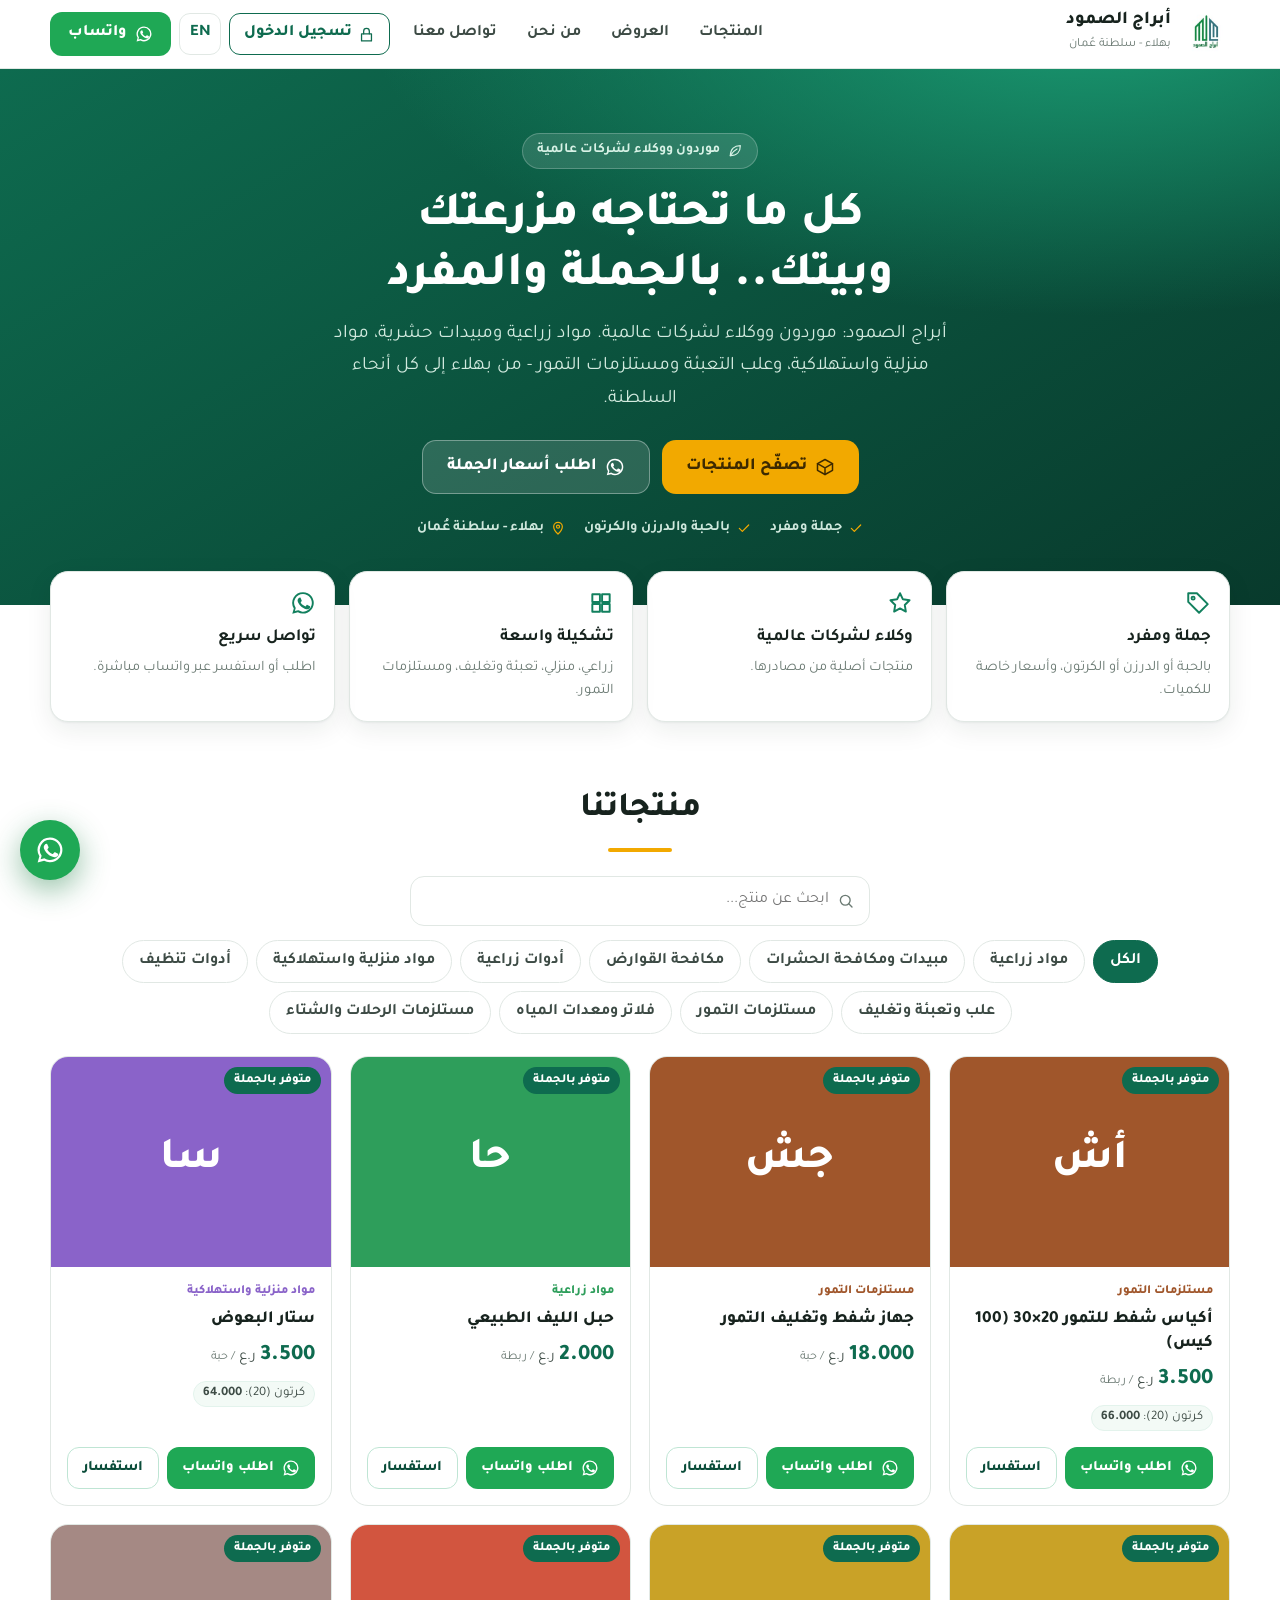
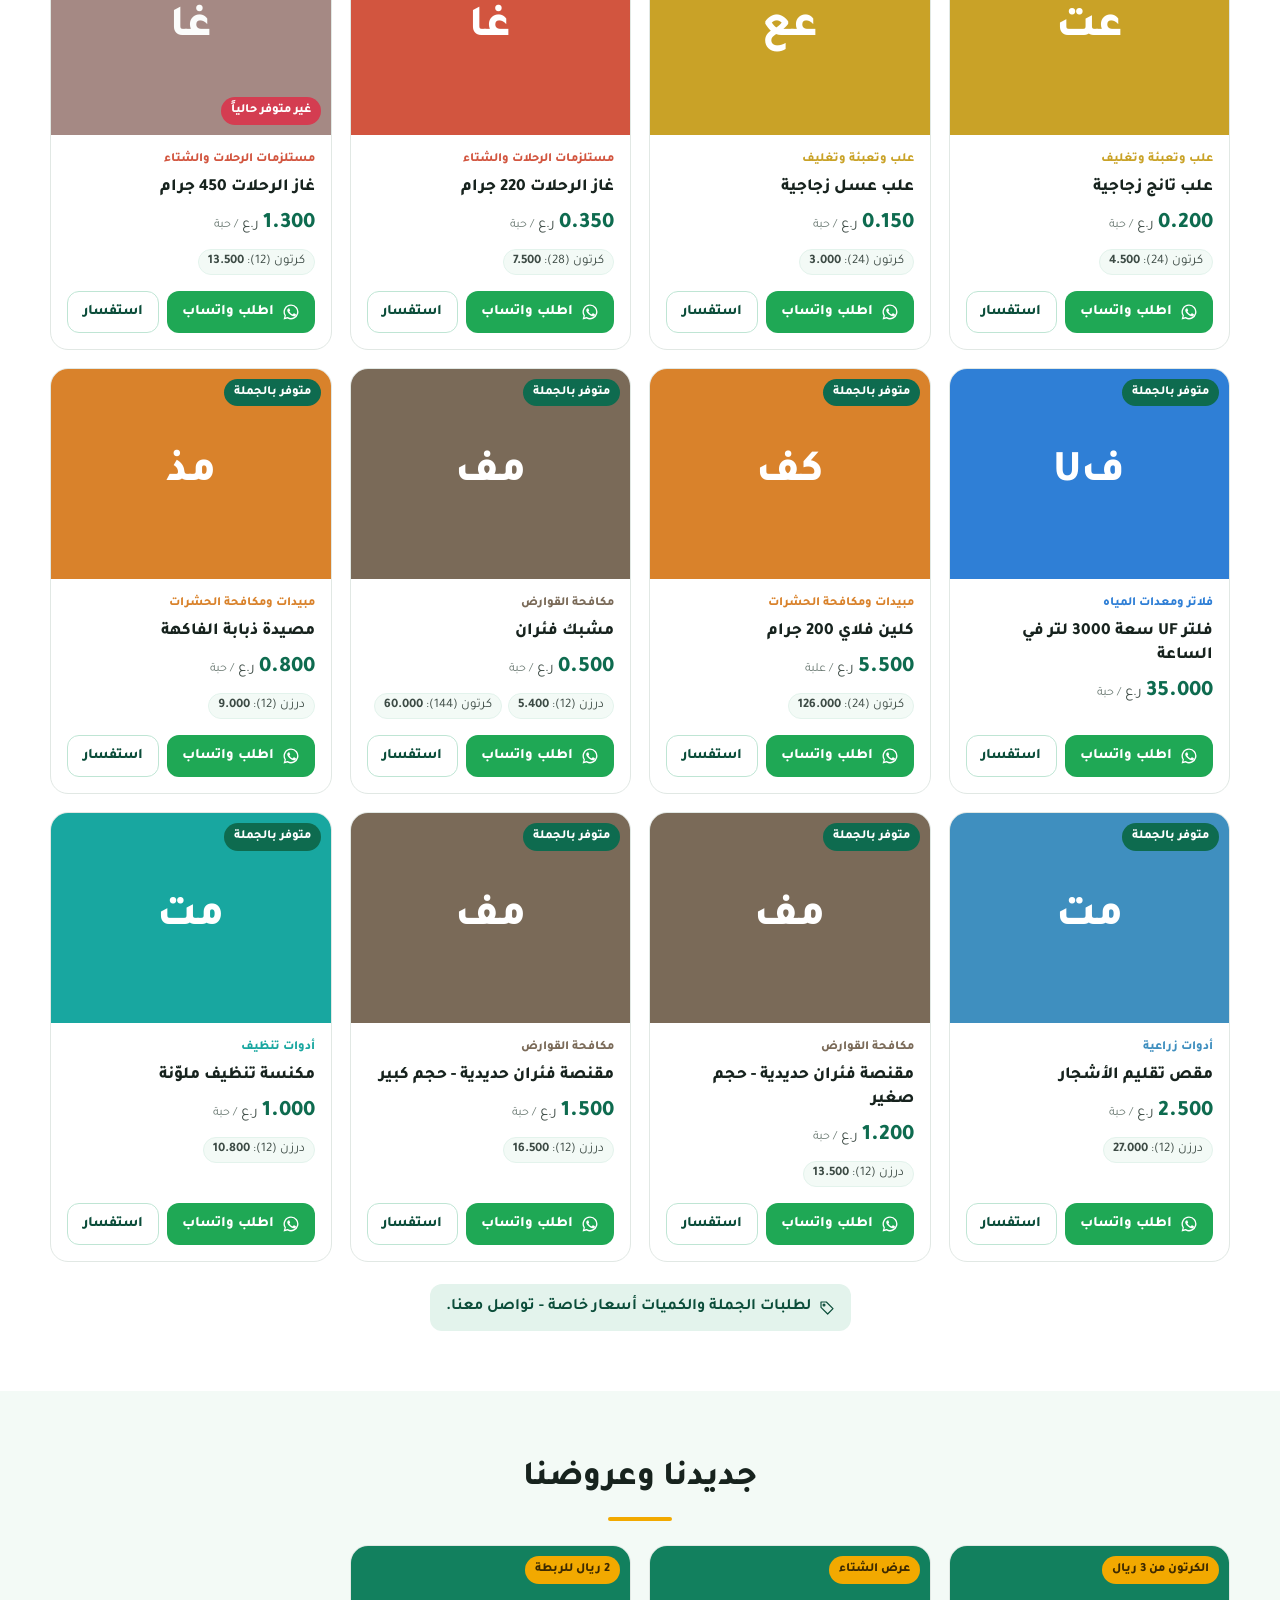
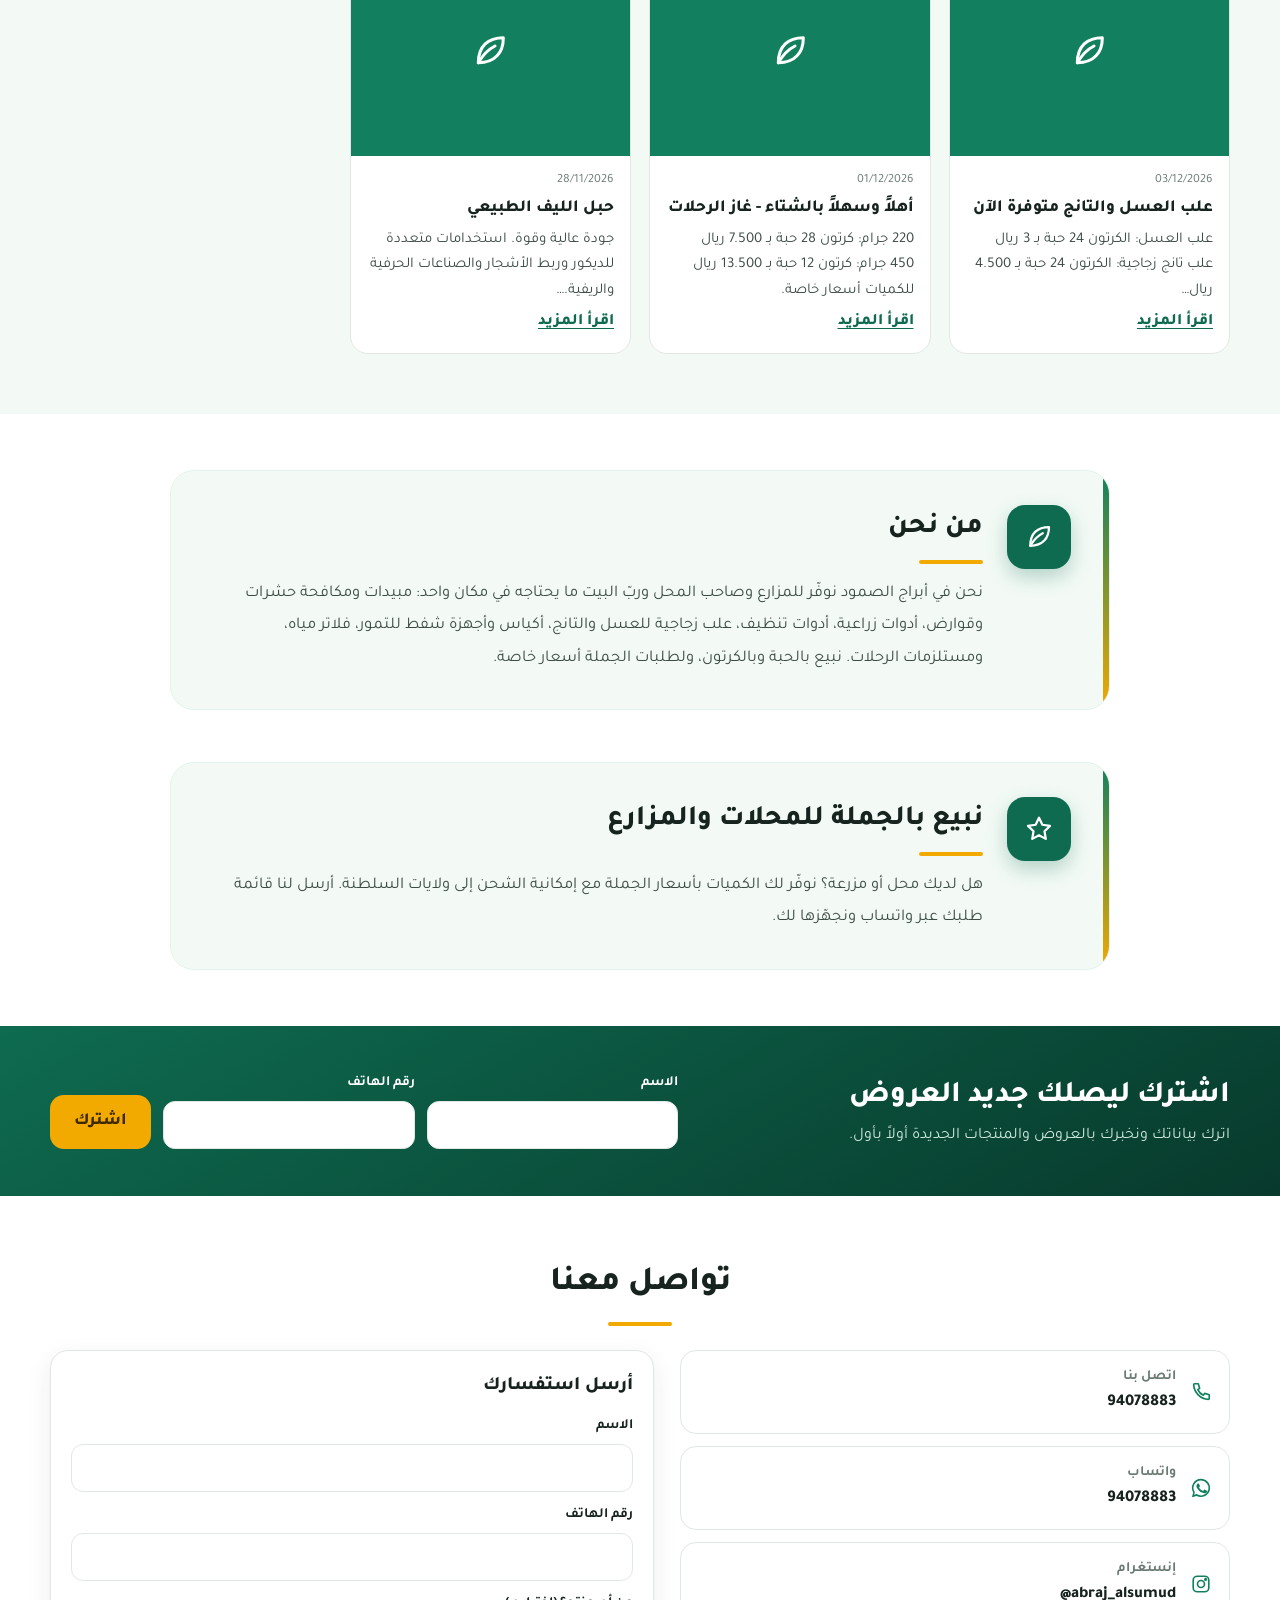
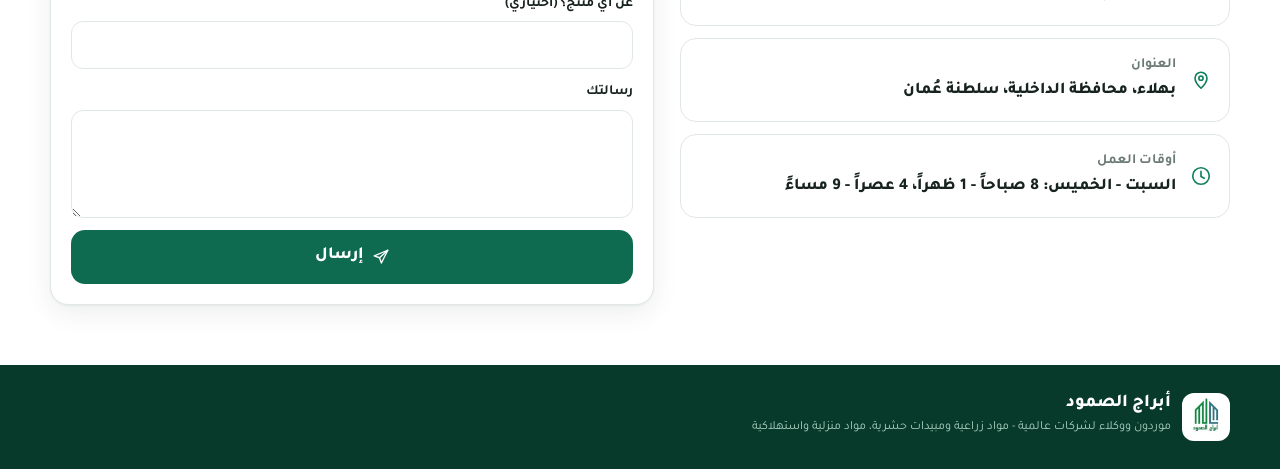
<file: index.html>
<!doctype html>
<html lang="ar" dir="rtl">
<head>
<meta charset="utf-8">
<meta name="viewport" content="width=device-width, initial-scale=1, viewport-fit=cover">
<meta name="theme-color" content="#0e6b4f">
<meta name="color-scheme" content="light only">
<title>أبراج الصمود - مواد زراعية ومبيدات ومواد منزلية بالجملة والمفرد | بهلاء (نسخة تجريبية)</title>
<meta name="robots" content="noindex, nofollow">
<meta name="description" content="أبراج الصمود - بهلاء، سلطنة عُمان. موردون ووكلاء لشركات عالمية: مواد زراعية ومبيدات حشرية، مواد منزلية واستهلاكية، علب العسل والتانج ومستلزمات التمور. جملة ومفرد.">
<meta property="og:title" content="أبراج الصمود - Abraj Alsumud">
<meta property="og:description" content="مواد زراعية ومبيدات حشرية، مواد منزلية واستهلاكية - جملة ومفرد. بهلاء، سلطنة عُمان.">
<meta property="og:type" content="website">
<link rel="icon" href="img/logo.jpg" type="image/jpeg">
<link rel="stylesheet" href="css/fonts.css?v=441dbd17">
<link rel="stylesheet" href="css/site.css?v=744cc4a2">
</head>
<body>
<div id="site"><div class="s-down"><h1>أبراج الصمود</h1><p>...</p></div></div>
<noscript><p style="padding:30px;text-align:center">أبراج الصمود - بهلاء، سلطنة عُمان. هاتف وواتساب: 94078883</p></noscript>
<script>window.ROOT = '';</script>
<script src="js/core.js?v=db0a5981"></script>
<script src="js/site-defaults.js?v=996dfa01"></script>
<script src="js/demo-data.js?v=4b501205"></script>
<script src="js/local-backend.js?v=142d4336"></script>
<script src="js/api.js?v=fcd4b96c"></script>
<script src="js/site.js?v=94713df8"></script>
</body>
</html>
</file>
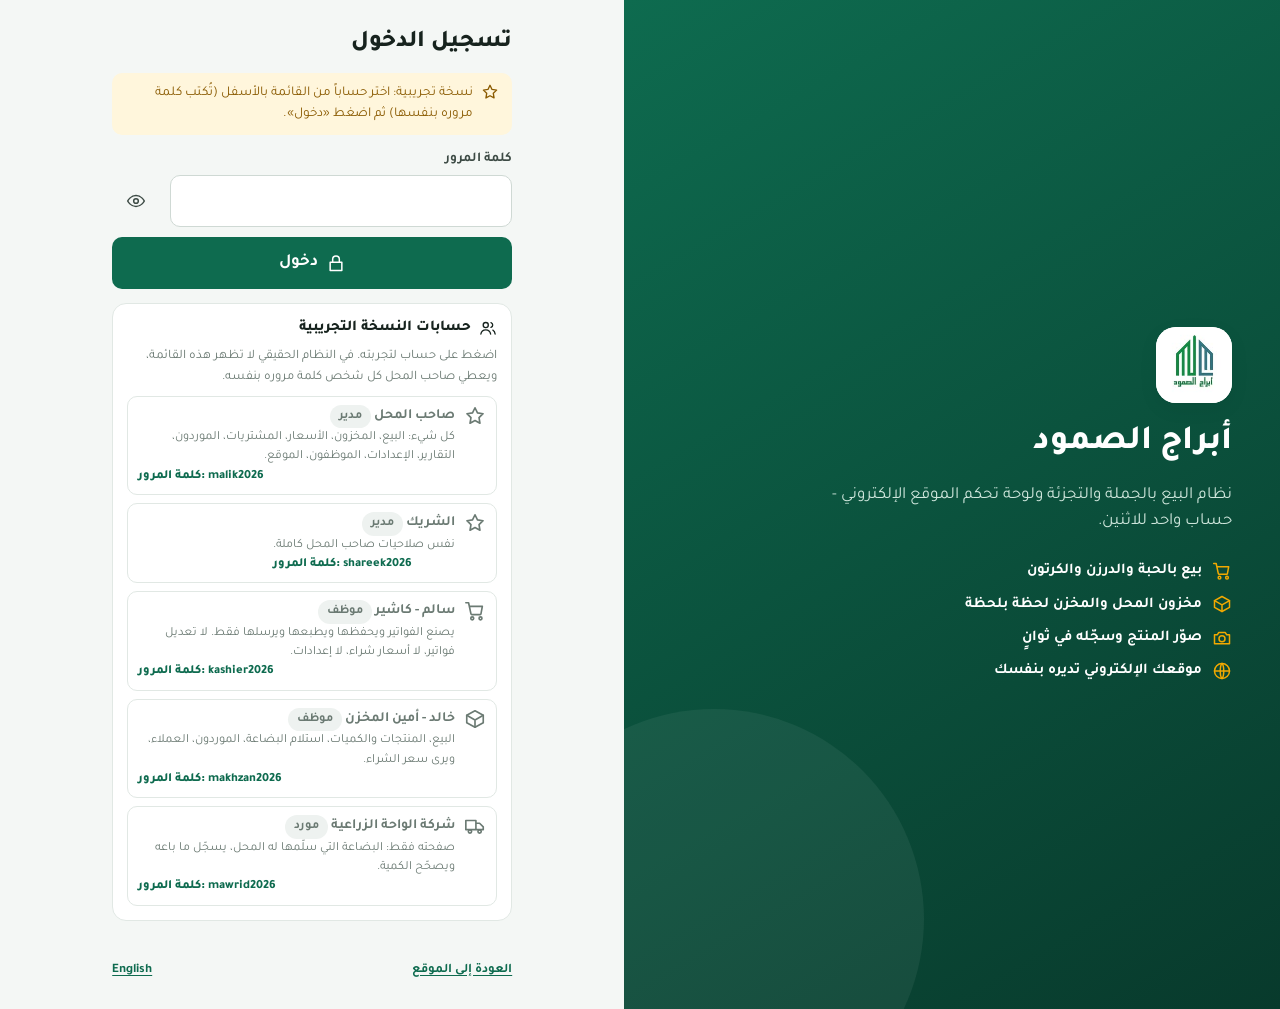
<file: login/index.html>
<!doctype html>
<html lang="ar" dir="rtl">
<head>
<meta charset="utf-8">
<meta name="viewport" content="width=device-width, initial-scale=1, viewport-fit=cover">

<meta name="theme-color" content="#0e6b4f">
<meta name="color-scheme" content="light only">
<title>أبراج الصمود - تسجيل الدخول (نسخة تجريبية)</title>
<meta name="robots" content="noindex, nofollow">
<link rel="icon" href="../img/logo.jpg" type="image/jpeg">
<link rel="stylesheet" href="../css/fonts.css?v=441dbd17">
<link rel="stylesheet" href="../css/app.css?v=75190f3b">
</head>
<body>
<div id="auth" class="auth"></div>
<noscript><p style="padding:30px;text-align:center">يحتاج النظام إلى تفعيل JavaScript في المتصفح.</p></noscript>
<script>window.ROOT = '../';</script>
<script src="../js/core.js?v=db0a5981"></script>
<script src="../js/site-defaults.js?v=996dfa01"></script>
<script src="../js/demo-data.js?v=4b501205"></script>
<script src="../js/local-backend.js?v=142d4336"></script>
<script src="../js/api.js?v=fcd4b96c"></script>
<script src="../js/login.js?v=8cae4b18"></script>
</body>
</html>
</file>
<file: css/fonts.css>
@font-face{font-family:"Tajawal";font-style:normal;font-weight:400;font-display:swap;src:url("../fonts/tajawal-400-arabic.woff2") format("woff2");unicode-range:U+0600-06FF, U+0750-077F, U+0870-0891, U+0897-08E1, U+08E3-08FF, U+200C-200E, U+2010-2011, U+204F, U+2E41, U+FB50-FDFF, U+FE70-FE74, U+FE76-FEFC, U+102E0-102FB, U+10E60-10E7E, U+10EC2-10EC7, U+10EC9-10EEE, U+10EF0-10EFF, U+1EE00-1EE03, U+1EE05-1EE1F, U+1EE21-1EE22, U+1EE24, U+1EE27, U+1EE29-1EE32, U+1EE34-1EE37, U+1EE39, U+1EE3B, U+1EE42, U+1EE47, U+1EE49, U+1EE4B, U+1EE4D-1EE4F, U+1EE51-1EE52, U+1EE54, U+1EE57, U+1EE59, U+1EE5B, U+1EE5D, U+1EE5F, U+1EE61-1EE62, U+1EE64, U+1EE67-1EE6A, U+1EE6C-1EE72, U+1EE74-1EE77, U+1EE79-1EE7C, U+1EE7E, U+1EE80-1EE89, U+1EE8B-1EE9B, U+1EEA1-1EEA3, U+1EEA5-1EEA9, U+1EEAB-1EEBB, U+1EEF0-1EEF1}
@font-face{font-family:"Tajawal";font-style:normal;font-weight:400;font-display:swap;src:url("../fonts/tajawal-400-latin.woff2") format("woff2");unicode-range:U+0000-00FF, U+0131, U+0152-0153, U+02BB-02BC, U+02C6, U+02DA, U+02DC, U+0304, U+0308, U+0329, U+2000-206F, U+20AC, U+2122, U+2191, U+2193, U+2212, U+2215, U+FEFF, U+FFFD}
@font-face{font-family:"Tajawal";font-style:normal;font-weight:500;font-display:swap;src:url("../fonts/tajawal-500-arabic.woff2") format("woff2");unicode-range:U+0600-06FF, U+0750-077F, U+0870-0891, U+0897-08E1, U+08E3-08FF, U+200C-200E, U+2010-2011, U+204F, U+2E41, U+FB50-FDFF, U+FE70-FE74, U+FE76-FEFC, U+102E0-102FB, U+10E60-10E7E, U+10EC2-10EC7, U+10EC9-10EEE, U+10EF0-10EFF, U+1EE00-1EE03, U+1EE05-1EE1F, U+1EE21-1EE22, U+1EE24, U+1EE27, U+1EE29-1EE32, U+1EE34-1EE37, U+1EE39, U+1EE3B, U+1EE42, U+1EE47, U+1EE49, U+1EE4B, U+1EE4D-1EE4F, U+1EE51-1EE52, U+1EE54, U+1EE57, U+1EE59, U+1EE5B, U+1EE5D, U+1EE5F, U+1EE61-1EE62, U+1EE64, U+1EE67-1EE6A, U+1EE6C-1EE72, U+1EE74-1EE77, U+1EE79-1EE7C, U+1EE7E, U+1EE80-1EE89, U+1EE8B-1EE9B, U+1EEA1-1EEA3, U+1EEA5-1EEA9, U+1EEAB-1EEBB, U+1EEF0-1EEF1}
@font-face{font-family:"Tajawal";font-style:normal;font-weight:500;font-display:swap;src:url("../fonts/tajawal-500-latin.woff2") format("woff2");unicode-range:U+0000-00FF, U+0131, U+0152-0153, U+02BB-02BC, U+02C6, U+02DA, U+02DC, U+0304, U+0308, U+0329, U+2000-206F, U+20AC, U+2122, U+2191, U+2193, U+2212, U+2215, U+FEFF, U+FFFD}
@font-face{font-family:"Tajawal";font-style:normal;font-weight:700;font-display:swap;src:url("../fonts/tajawal-700-arabic.woff2") format("woff2");unicode-range:U+0600-06FF, U+0750-077F, U+0870-0891, U+0897-08E1, U+08E3-08FF, U+200C-200E, U+2010-2011, U+204F, U+2E41, U+FB50-FDFF, U+FE70-FE74, U+FE76-FEFC, U+102E0-102FB, U+10E60-10E7E, U+10EC2-10EC7, U+10EC9-10EEE, U+10EF0-10EFF, U+1EE00-1EE03, U+1EE05-1EE1F, U+1EE21-1EE22, U+1EE24, U+1EE27, U+1EE29-1EE32, U+1EE34-1EE37, U+1EE39, U+1EE3B, U+1EE42, U+1EE47, U+1EE49, U+1EE4B, U+1EE4D-1EE4F, U+1EE51-1EE52, U+1EE54, U+1EE57, U+1EE59, U+1EE5B, U+1EE5D, U+1EE5F, U+1EE61-1EE62, U+1EE64, U+1EE67-1EE6A, U+1EE6C-1EE72, U+1EE74-1EE77, U+1EE79-1EE7C, U+1EE7E, U+1EE80-1EE89, U+1EE8B-1EE9B, U+1EEA1-1EEA3, U+1EEA5-1EEA9, U+1EEAB-1EEBB, U+1EEF0-1EEF1}
@font-face{font-family:"Tajawal";font-style:normal;font-weight:700;font-display:swap;src:url("../fonts/tajawal-700-latin.woff2") format("woff2");unicode-range:U+0000-00FF, U+0131, U+0152-0153, U+02BB-02BC, U+02C6, U+02DA, U+02DC, U+0304, U+0308, U+0329, U+2000-206F, U+20AC, U+2122, U+2191, U+2193, U+2212, U+2215, U+FEFF, U+FFFD}
@font-face{font-family:"Tajawal";font-style:normal;font-weight:800;font-display:swap;src:url("../fonts/tajawal-800-arabic.woff2") format("woff2");unicode-range:U+0600-06FF, U+0750-077F, U+0870-0891, U+0897-08E1, U+08E3-08FF, U+200C-200E, U+2010-2011, U+204F, U+2E41, U+FB50-FDFF, U+FE70-FE74, U+FE76-FEFC, U+102E0-102FB, U+10E60-10E7E, U+10EC2-10EC7, U+10EC9-10EEE, U+10EF0-10EFF, U+1EE00-1EE03, U+1EE05-1EE1F, U+1EE21-1EE22, U+1EE24, U+1EE27, U+1EE29-1EE32, U+1EE34-1EE37, U+1EE39, U+1EE3B, U+1EE42, U+1EE47, U+1EE49, U+1EE4B, U+1EE4D-1EE4F, U+1EE51-1EE52, U+1EE54, U+1EE57, U+1EE59, U+1EE5B, U+1EE5D, U+1EE5F, U+1EE61-1EE62, U+1EE64, U+1EE67-1EE6A, U+1EE6C-1EE72, U+1EE74-1EE77, U+1EE79-1EE7C, U+1EE7E, U+1EE80-1EE89, U+1EE8B-1EE9B, U+1EEA1-1EEA3, U+1EEA5-1EEA9, U+1EEAB-1EEBB, U+1EEF0-1EEF1}
@font-face{font-family:"Tajawal";font-style:normal;font-weight:800;font-display:swap;src:url("../fonts/tajawal-800-latin.woff2") format("woff2");unicode-range:U+0000-00FF, U+0131, U+0152-0153, U+02BB-02BC, U+02C6, U+02DA, U+02DC, U+0304, U+0308, U+0329, U+2000-206F, U+20AC, U+2122, U+2191, U+2193, U+2212, U+2215, U+FEFF, U+FFFD}
</file>
<file: css/site.css>
/* =====================================================================
   Abraj Alsumud - the public website. Light mode only, the shop's green with a warm amber accent.
   Logical properties everywhere, so Arabic (RTL) and English (LTR) both lay out correctly.
   ===================================================================== */
:root{--g900:#083a2c;--g800:#0b4d3a;--g700:#0e6b4f;--g600:#12805e;--g200:#bfe5d4;--g100:#e3f3ec;--g50:#f3faf6;--amber:#f2a900;--ink:#17231e;--ink2:#3d4b45;--muted:#6b7a73;--line:#e1e8e4;--bg:#fff;--red:#d43d51;--sh:0 1px 2px rgba(16,40,30,.05),0 8px 26px rgba(16,40,30,.08)}
*{box-sizing:border-box;margin:0;padding:0}
html{scroll-behavior:smooth;-webkit-text-size-adjust:100%}
body{font-family:"Tajawal","Segoe UI",Tahoma,Arial,sans-serif;font-size:16px;line-height:1.7;color:var(--ink);background:var(--bg);color-scheme:light}
button,input,textarea{font:inherit;color:inherit}button{cursor:pointer;border:0;background:none}
a{color:inherit;text-decoration:none}img{max-width:100%;display:block}
.ic{flex:none;vertical-align:middle}
.s-wrap{width:min(1180px,100% - 32px);margin-inline:auto}
.card{background:#fff;border:1px solid var(--line);border-radius:18px;box-shadow:var(--sh);padding:20px}
.noimg{display:grid;place-items:center;font-weight:800;color:#fff;background:var(--tile,#64736c)}

/* buttons */
.s-btn{display:inline-flex;align-items:center;justify-content:center;gap:8px;min-height:44px;padding:8px 18px;border-radius:12px;font-weight:800;white-space:nowrap;transition:transform .06s,background .15s,box-shadow .15s}
.s-btn:active{transform:translateY(1px)}.s-btn.lg{min-height:54px;padding:10px 24px;font-size:17px;border-radius:14px}
.s-btn.wa{background:#1fa855;color:#fff}.s-btn.wa:hover{background:#178a45}
.s-btn.amber{background:var(--amber);color:#3d2a00}.s-btn.amber:hover{background:#ffbd1f}
.s-btn.green{background:var(--g700);color:#fff}.s-btn.green:hover{background:var(--g800)}
.s-btn.glass{background:rgba(255,255,255,.14);color:#fff;border:1px solid rgba(255,255,255,.35)}.s-btn.glass:hover{background:rgba(255,255,255,.24)}
.s-btn.line{border:1.5px solid var(--g200);color:var(--g800);background:#fff}.s-btn.line:hover{background:var(--g50)}
.s-btn:disabled{opacity:.6}

/* top bar */
.s-top{position:sticky;top:0;z-index:40;background:rgba(255,255,255,.94);backdrop-filter:blur(8px);border-bottom:1px solid var(--line)}
.s-bar{display:flex;align-items:center;gap:18px;min-height:68px}
.s-brand{display:flex;align-items:center;gap:11px}.s-brand b{display:block;font-size:18px;line-height:1.2;font-weight:800}.s-brand small{color:var(--muted);font-size:12.5px}
.s-logo{width:48px;height:48px;object-fit:contain;border-radius:12px;flex:none}
.s-mark{display:grid;place-items:center;background:var(--g700);color:#fff;font-weight:800;font-size:22px}
.s-nav{display:flex;gap:4px;margin-inline-start:auto}
.s-nav a{padding:8px 13px;border-radius:10px;font-weight:700;color:var(--ink2)}.s-nav a:hover{background:var(--g100);color:var(--g800)}
.s-right{display:flex;align-items:center;gap:8px}
.s-lang{min-width:42px;min-height:42px;border:1px solid var(--line);border-radius:11px;font-weight:800;color:var(--g700)}

/* hero */
.s-hero{background:radial-gradient(1200px 500px at 85% -10%,#1a9a72 0,transparent 60%),linear-gradient(150deg,var(--g700),var(--g900));color:#fff;overflow:hidden}
.s-hero-in{display:grid;grid-template-columns:minmax(0,1.1fr) minmax(0,.9fr);gap:36px;align-items:center;padding-block:64px}
.s-hero-in.solo{grid-template-columns:minmax(0,1fr);max-width:860px;margin-inline:auto;text-align:center}
.s-hero-in.solo .s-cta,.s-hero-in.solo .s-points{justify-content:center}
.s-kicker{display:inline-flex;align-items:center;gap:7px;background:rgba(255,255,255,.12);border:1px solid rgba(255,255,255,.22);padding:5px 14px;border-radius:99px;font-size:14px;font-weight:700;color:#d8f2e6}
.s-hero h1{font-size:clamp(28px,4.6vw,48px);line-height:1.25;font-weight:800;margin:16px 0 12px;text-wrap:balance}
.s-hero p{font-size:clamp(16px,1.8vw,19px);color:#d2eadf;max-width:640px}.s-hero-in.solo p{margin-inline:auto}
.s-cta{display:flex;gap:12px;flex-wrap:wrap;margin-top:24px}
.s-points{list-style:none;display:flex;gap:18px;flex-wrap:wrap;margin-top:22px;color:#cfe8dd;font-weight:700;font-size:14.5px}
.s-points li{display:flex;gap:6px;align-items:center}.s-points .ic{color:var(--amber)}
.s-hero-img{width:100%;aspect-ratio:4/3;object-fit:cover;border-radius:24px;box-shadow:0 24px 60px rgba(0,0,0,.35);border:4px solid rgba(255,255,255,.16)}

/* features */
.s-feats{margin-top:-34px;position:relative;z-index:2}
.s-feat-grid{display:grid;grid-template-columns:repeat(auto-fit,minmax(210px,1fr));gap:14px}
.s-feat{background:#fff;border:1px solid var(--line);border-radius:18px;padding:18px;box-shadow:var(--sh);display:flex;flex-direction:column;gap:4px}
.s-feat .ic{color:var(--g600);margin-bottom:4px}.s-feat b{font-size:17px}.s-feat span{color:var(--muted);font-size:14.5px;line-height:1.6}

/* sections */
.s-sec{padding-block:60px}.s-sec.alt{background:var(--g50)}
.s-h2{font-size:clamp(24px,3.2vw,34px);font-weight:800;text-align:center;margin-bottom:24px;position:relative;padding-bottom:12px}
.s-h2::after{content:"";position:absolute;bottom:0;inset-inline-start:50%;width:64px;height:4px;border-radius:9px;background:var(--amber);transform:translateX(-50%)}
[dir=rtl] .s-h2::after{transform:translateX(50%)}
.s-h2.start{text-align:start}.s-h2.start::after{inset-inline-start:0;transform:none}
.s-lead{text-align:center;max-width:760px;margin:0 auto 24px;color:var(--ink2);font-size:17px}
.s-text{color:var(--ink2);font-size:17px;line-height:1.95}
.s-split{display:grid;grid-template-columns:minmax(0,1fr) minmax(0,1fr);gap:40px;align-items:center}
.s-photo{width:100%;aspect-ratio:4/3;object-fit:cover;border-radius:22px;box-shadow:var(--sh)}
.s-gallery{display:grid;grid-template-columns:repeat(auto-fill,minmax(210px,1fr));gap:12px}
.s-gallery img{width:100%;aspect-ratio:1/1;object-fit:cover;border-radius:16px}
.s-gallery.big{grid-template-columns:repeat(auto-fill,minmax(260px,1fr));margin-bottom:14px}.s-gallery.big img{aspect-ratio:4/3}
.s-empty{text-align:center;color:var(--muted);padding:30px}
.s-note{display:flex;gap:8px;align-items:center;justify-content:center;margin-top:22px;color:var(--g800);font-weight:700;background:var(--g100);padding:10px 16px;border-radius:12px;width:fit-content;margin-inline:auto}

/* products */
.s-tools{display:flex;justify-content:center;margin-bottom:14px}
.s-search{display:flex;align-items:center;gap:8px;border:1.5px solid var(--line);border-radius:14px;padding:0 14px;width:min(460px,100%);background:#fff;color:var(--muted)}
.s-search:focus-within{border-color:var(--g600);box-shadow:0 0 0 3px rgba(18,128,94,.15)}
.s-search input{border:0;outline:0;min-height:48px;flex:1;background:none;color:var(--ink)}
.s-chips{display:flex;gap:8px;flex-wrap:wrap;justify-content:center;margin-bottom:22px}
.s-chips button{padding:7px 16px;border-radius:99px;border:1.5px solid var(--line);font-weight:700;color:var(--ink2);background:#fff}
.s-chips button.on{background:var(--g700);border-color:var(--g700);color:#fff}
.s-grid{display:grid;grid-template-columns:repeat(auto-fill,minmax(232px,1fr));gap:18px}
.s-card,.s-post{background:#fff;border:1px solid var(--line);border-radius:18px;overflow:hidden;display:flex;flex-direction:column;transition:box-shadow .18s,transform .18s}
.s-card:hover,.s-post:hover{box-shadow:var(--sh);transform:translateY(-3px)}
.s-pic{position:relative;display:block;width:100%;aspect-ratio:4/3;background:#eef2f0;overflow:hidden}
.s-pic .pic{width:100%;height:100%;object-fit:cover;font-size:44px;border-radius:0}
.s-card.out .pic{filter:grayscale(.7);opacity:.75}
.s-flag{position:absolute;top:10px;inset-inline-start:10px;background:var(--g700);color:#fff;font-size:12.5px;font-weight:800;padding:3px 10px;border-radius:99px}
.s-flag.out{top:auto;bottom:10px;background:var(--red)}.s-flag.amber{background:var(--amber);color:#3d2a00}.s-flag.static{position:static;display:inline-block;margin-bottom:10px}
.s-count{position:absolute;bottom:10px;inset-inline-end:10px;background:rgba(0,0,0,.6);color:#fff;font-size:12.5px;padding:2px 8px;border-radius:99px;display:flex;gap:4px;align-items:center}
.s-body{padding:14px 16px 16px;display:flex;flex-direction:column;gap:6px;flex:1}
.s-cat{font-size:12.5px;font-weight:800}
.s-body h3{font-size:17px;line-height:1.4;font-weight:800;cursor:pointer}
.s-price{font-size:15px;color:var(--ink2)}.s-price b{font-size:22px;color:var(--g700);font-weight:800}.s-price small{color:var(--muted)}.s-price.ask{color:var(--muted);font-weight:700}
.s-units{display:flex;gap:6px;flex-wrap:wrap;font-size:13px;color:var(--ink2)}.s-units span{background:var(--g50);border:1px solid var(--g100);padding:1px 9px;border-radius:99px}
.s-acts{display:flex;gap:8px;margin-top:auto;padding-top:10px;flex-wrap:wrap}.s-acts .s-btn{flex:1 1 auto;min-height:42px;padding:6px 12px;font-size:14.5px}
.s-posts{display:grid;grid-template-columns:repeat(auto-fill,minmax(280px,1fr));gap:18px}
.s-date{font-size:12.5px;color:var(--muted)}
.s-clamp{display:-webkit-box;-webkit-line-clamp:3;-webkit-box-orient:vertical;overflow:hidden;color:var(--ink2);font-size:15px;white-space:pre-line}
.s-more{align-self:flex-start;color:var(--g700);font-weight:800;margin-top:auto;text-decoration:underline;text-underline-offset:4px}
.s-detail{display:grid;grid-template-columns:minmax(0,300px) minmax(0,1fr);gap:22px;align-items:start}
.s-dpic{width:100%;aspect-ratio:1/1;object-fit:cover;border-radius:16px;font-size:60px}
.s-ptable{width:100%;border-collapse:collapse;margin:12px 0}.s-ptable th{font-size:13px;color:var(--muted);text-align:center;padding:6px 8px;border-bottom:1px solid var(--line)}.s-ptable td{padding:9px 8px;border-bottom:1px solid var(--line);text-align:center}.s-ptable th:first-child,.s-ptable td:first-child{text-align:start}.s-ptable b{color:var(--g700);font-size:18px}

/* subscribe + contact */
.s-sub{background:linear-gradient(150deg,var(--g700),var(--g900));color:#fff;padding-block:46px}
.s-sub-in{display:grid;grid-template-columns:minmax(0,1fr) minmax(0,1.2fr);gap:28px;align-items:center}
.s-sub h2{font-size:clamp(22px,2.8vw,30px);font-weight:800}.s-sub p{color:#cfe8dd}
.s-form{display:flex;flex-direction:column;gap:12px}.s-form.row{flex-direction:row;flex-wrap:wrap;align-items:flex-end}
.s-form.row .s-field{flex:1 1 160px}
.s-field{display:flex;flex-direction:column;gap:5px;font-weight:700;font-size:14px}
.s-field input,.s-field textarea{min-height:48px;border:1.5px solid var(--line);border-radius:12px;padding:8px 13px;background:#fff;color:var(--ink);outline:0;font-weight:500;width:100%}
.s-field textarea{resize:vertical;line-height:1.6}
.s-field input:focus,.s-field textarea:focus{border-color:var(--g600);box-shadow:0 0 0 3px rgba(18,128,94,.18)}
.s-hp{position:absolute!important;inset-inline-start:-9999px;width:1px;height:1px;opacity:0}
.s-contact{display:grid;grid-template-columns:minmax(0,1fr) minmax(0,1.1fr);gap:26px;align-items:start}
.s-info{display:flex;flex-direction:column;gap:12px}
.s-info>a,.s-info-row{display:flex;gap:14px;align-items:center;padding:15px 17px;border:1px solid var(--line);border-radius:16px;background:#fff;transition:border-color .15s,box-shadow .15s}
.s-info>a:hover,a.s-info-row:hover{border-color:var(--g600);box-shadow:var(--sh)}
.s-info .ic{color:var(--g600)}.s-info b{display:block;font-size:14px;color:var(--muted);font-weight:700}.s-info span span{font-weight:800;font-size:16.5px}
.s-form.card h3{font-size:19px;font-weight:800}

/* footer */
.s-foot{background:var(--g900);color:#cfe6dc;padding-block:28px;margin-top:0}
.s-foot-in{display:flex;gap:18px;align-items:center;justify-content:space-between;flex-wrap:wrap}
.s-foot .s-brand b{color:#fff}.s-foot .s-brand small{color:#a9d1bf}
.s-foot-meta{display:flex;gap:16px;flex-wrap:wrap;font-size:13.5px;align-items:center}
.s-foot-meta a{display:inline-flex;gap:5px;align-items:center;color:#a9d1bf}.s-foot-meta a:hover{color:#fff}
.s-fab{position:fixed;bottom:20px;inset-inline-end:20px;width:60px;height:60px;border-radius:50%;background:#1fa855;color:#fff;display:grid;place-items:center;box-shadow:0 10px 30px rgba(20,120,60,.45);z-index:45}
.s-fab:hover{background:#178a45}
.s-down{min-height:100vh;display:flex;flex-direction:column;align-items:center;justify-content:center;gap:10px;color:var(--muted);text-align:center;padding:20px}.s-down h1{color:var(--g700)}

/* windows + messages (same parts the system uses) */
#toasts{position:fixed;inset-inline:0;bottom:24px;display:flex;flex-direction:column;align-items:center;gap:8px;z-index:400;pointer-events:none;padding:0 14px}
.toast{background:var(--g900);color:#fff;padding:12px 20px;border-radius:14px;box-shadow:0 18px 50px rgba(8,40,28,.3);font-weight:700;max-width:520px}
.toast.err{background:#a02236}.toast.out{opacity:0;transition:.3s}
.modal-wrap{position:fixed;inset:0;background:rgba(8,30,22,.55);z-index:300;display:flex;align-items:center;justify-content:center;padding:16px}
.modal{background:#fff;border-radius:20px;width:100%;max-width:560px;max-height:calc(100dvh - 32px);display:flex;flex-direction:column;overflow:hidden;box-shadow:0 18px 50px rgba(8,40,28,.3)}
.modal.lg{max-width:820px}.modal.xl{max-width:1040px}
.modal-head{display:flex;align-items:center;justify-content:space-between;gap:10px;padding:14px 20px;border-bottom:1px solid var(--line)}.modal-head h3{font-size:19px;font-weight:800}
.modal-body{padding:20px;overflow-y:auto}
.icon-btn{display:inline-grid;place-items:center;width:40px;height:40px;border-radius:11px;color:var(--ink2)}.icon-btn:hover{background:var(--g100)}
body.has-modal{overflow:hidden}

@media (max-width:860px){
  .s-nav{display:none}.s-right{margin-inline-start:auto}.hide-s{display:none}
  .s-hero-in{grid-template-columns:minmax(0,1fr);padding-block:42px;text-align:center}.s-cta,.s-points{justify-content:center}.s-hero p{margin-inline:auto}
  .s-feats{margin-top:-22px}
  .s-sec{padding-block:42px}
  .s-split,.s-sub-in,.s-contact,.s-detail{grid-template-columns:minmax(0,1fr)}
  .s-grid{grid-template-columns:repeat(2,minmax(0,1fr));gap:10px}
  .s-body{padding:10px 11px 12px}.s-body h3{font-size:15px}.s-price b{font-size:18px}
  .s-acts .s-btn{font-size:13.5px;padding:6px 8px}
  .s-brand small{display:none}
  .modal-wrap{padding:0;align-items:flex-end}.modal,.modal.lg,.modal.xl{max-width:none;border-radius:20px 20px 0 0;max-height:94dvh}
  .s-dpic{max-width:260px;margin:0 auto}
}

/* anchored sections stop below the sticky top bar */
.s-sec,.s-sub{scroll-margin-top:78px}

/* the sign-in button in the top bar, next to "Contact us" */
.s-login{display:inline-flex;align-items:center;gap:6px;min-height:42px;padding:6px 14px;border-radius:11px;border:1.5px solid var(--g700);color:var(--g700);font-weight:800;white-space:nowrap}
.s-login:hover{background:var(--g700);color:#fff}
.s-nav{margin-inline-end:-8px}
@media (max-width:520px){.s-login{padding:6px 10px}.s-login span{font-size:13.5px}.s-brand b{font-size:16px}.s-logo{width:40px;height:40px}.s-bar{gap:8px}.s-right{gap:6px}}

/* phone: the category buttons are one row that slides sideways, not six rows */
@media (max-width:860px){.s-chips{flex-wrap:nowrap;overflow-x:auto;justify-content:flex-start;padding-bottom:6px;margin-inline:-16px;padding-inline:16px;scrollbar-width:none}.s-chips::-webkit-scrollbar{display:none}.s-chips button{flex:none}}

/* phone: the "three lines" button and the list of sections it opens (on a computer the links sit in the top bar instead) */
.s-menu-btn,.s-drop{display:none}
@media (max-width:860px){
  .s-menu-btn{display:inline-grid;place-items:center;width:44px;height:44px;border-radius:12px;background:var(--g700);color:#fff;flex:none}
  .s-menu-btn:active{background:var(--g800)}
  .s-right>.s-btn.wa{display:none}                      /* WhatsApp stays as the round floating button and inside the list */
  .s-brand{min-width:0;flex:1 1 auto;gap:8px}.s-brand span{min-width:0}.s-brand b{font-size:15.5px;line-height:1.2}   /* the name may sit on two lines, never cut inside a word */
  .s-login{padding:6px 9px;gap:5px;min-height:44px}.s-login span{font-size:13px}
  .s-lang{min-height:44px}
  .s-right{flex:none}
  .s-drop{position:absolute;inset-inline:0;top:100%;background:#fff;border-bottom:1px solid var(--line);box-shadow:0 18px 30px rgba(8,40,28,.16);padding:8px 14px 14px;flex-direction:column;gap:2px;max-height:calc(100dvh - 70px);overflow-y:auto}
  .s-drop.open{display:flex}
  .s-drop a{display:flex;align-items:center;gap:14px;padding:14px 12px;border-radius:12px;font-weight:800;font-size:17px;color:var(--ink)}
  .s-drop a+a{border-top:1px solid var(--line)}
  .s-drop a:active{background:var(--g100)}
  .s-drop a .ic{color:var(--g600)}
  .s-drop a.wa{color:#178a45;border-top:1px solid var(--line)}.s-drop a.wa .ic{color:#1fa855}
}

/* a "title + text" section without a picture: a tidy panel (soft green card, icon badge, title, text) */
.s-sec-panel{padding-block:26px}
.s-sec-panel:first-of-type,.s-sec:not(.s-sec-panel)+.s-sec-panel{padding-top:56px}
.s-sec-panel:has(+ .s-sub),.s-sec-panel:has(+ .s-sec:not(.s-sec-panel)){padding-bottom:56px}
.s-panel{max-width:940px;margin-inline:auto;display:grid;grid-template-columns:auto minmax(0,1fr);gap:24px;align-items:start;background:var(--g50);border:1px solid var(--g100);border-radius:24px;padding:34px 38px;position:relative;overflow:hidden}
.s-panel::before{content:"";position:absolute;inset-block:0;inset-inline-start:0;width:6px;background:linear-gradient(var(--g600),var(--amber))}
.s-panel-ic{width:64px;height:64px;border-radius:18px;background:var(--g700);color:#fff;display:grid;place-items:center;box-shadow:0 8px 20px rgba(14,107,79,.28)}
.s-panel .s-h2{font-size:clamp(22px,2.6vw,28px);margin-bottom:14px}
.s-panel .s-text{font-size:16.5px;line-height:1.95;color:var(--ink2)}
@media (max-width:860px){
  .s-sec-panel{padding-block:16px}
  .s-sec-panel:first-of-type,.s-sec:not(.s-sec-panel)+.s-sec-panel{padding-top:38px}
  .s-sec-panel:has(+ .s-sub),.s-sec-panel:has(+ .s-sec:not(.s-sec-panel)){padding-bottom:38px}
  .s-panel{grid-template-columns:minmax(0,1fr);gap:14px;padding:24px 20px 24px 22px;border-radius:20px}
  .s-panel-ic{width:52px;height:52px;border-radius:15px}
  .s-panel .s-text{font-size:16px}
}
</file>
<file: css/app.css>
/* =====================================================================
   Abraj Alsumud - point of sale, website control panel and login page
   Light mode only. Palette from the shop's logo: deep green on white, with a warm amber accent.
   Layout uses logical properties, so Arabic (RTL) flips by itself.
   ===================================================================== */
:root{
  --g900:#083a2c;--g800:#0b4d3a;--g700:#0e6b4f;--g600:#12805e;--g500:#1a9a72;--g200:#bfe5d4;--g100:#e3f3ec;--g50:#f3faf6;
  --amber:#f2a900;--amber-bg:#fff6dc;--amber-ink:#8a5a00;
  --bg:#f4f7f5;--card:#fff;--ink:#17231e;--ink2:#3d4b45;--muted:#6b7a73;--line:#e1e8e4;--line2:#cfd9d4;
  --red:#d43d51;--red-bg:#fdecee;--blue:#2a7bd0;--blue-bg:#e8f2fc;
  --r:14px;--r-sm:10px;--sh:0 1px 2px rgba(16,40,30,.05),0 6px 20px rgba(16,40,30,.06);--sh-lg:0 18px 50px rgba(8,40,28,.22);
  --side:232px;--top:60px;
}
*{box-sizing:border-box;margin:0;padding:0}
html{-webkit-text-size-adjust:100%}
body{font-family:"Tajawal","Segoe UI",Tahoma,Arial,sans-serif;font-size:15px;line-height:1.55;color:var(--ink);background:var(--bg);min-height:100vh;color-scheme:light}
button,input,select,textarea{font:inherit;color:inherit}
button{cursor:pointer;border:0;background:none}
a{color:var(--g700);text-decoration:none}
img{max-width:100%;display:block}
h1,h2,h3,h4{line-height:1.3;font-weight:800}
.ic{flex:none;vertical-align:middle}
.muted{color:var(--muted)}.small{font-size:13px}.ltr{direction:ltr;unicode-bidi:isolate;display:inline-block}
.hide{display:none!important}.grow{flex:1 1 auto;min-width:0}.nowrap{white-space:nowrap}.center{text-align:center}.end{text-align:end}
.num{font-variant-numeric:tabular-nums;direction:ltr;unicode-bidi:isolate}
.row{display:flex;align-items:center;gap:10px}.row.wrap{flex-wrap:wrap}.row.between{justify-content:space-between}.col{display:flex;flex-direction:column;gap:10px}
.mt{margin-top:14px}.mt2{margin-top:22px}.mb{margin-bottom:14px}

/* ---------------------------------------------------------- buttons */
.btn{display:inline-flex;align-items:center;justify-content:center;gap:8px;min-height:42px;padding:8px 16px;border-radius:var(--r-sm);font-weight:700;border:1px solid transparent;transition:background .15s,border-color .15s,transform .05s;white-space:nowrap;text-align:center}
.btn:active{transform:translateY(1px)}
.btn.primary{background:var(--g700);color:#fff}.btn.primary:hover{background:var(--g800)}
.btn.ghost{background:#fff;border-color:var(--line2);color:var(--ink2)}.btn.ghost:hover{background:var(--g50);border-color:var(--g200)}
.btn.soft{background:var(--g100);color:var(--g800)}.btn.soft:hover{background:var(--g200)}
.btn.amber{background:var(--amber);color:#3d2a00}.btn.amber:hover{background:#e09d00}
.btn.danger{background:var(--red);color:#fff}.btn.danger:hover{background:#bd3145}
.btn.danger-soft{background:var(--red-bg);color:var(--red)}
.btn.wa{background:#1fa855;color:#fff}.btn.wa:hover{background:#178a45}
.btn.sm{min-height:34px;padding:4px 11px;font-size:13.5px;border-radius:8px}
.btn.lg{min-height:52px;font-size:17px;padding:10px 22px}
.btn.block{width:100%}
.btn:disabled{opacity:.55;cursor:not-allowed}
.btn.busy{position:relative;color:transparent!important}
.btn.busy::after{content:"";position:absolute;width:18px;height:18px;border:2.5px solid rgba(255,255,255,.5);border-top-color:#fff;border-radius:50%;animation:spin .7s linear infinite}
.btn.ghost.busy::after,.btn.soft.busy::after{border-color:var(--g200);border-top-color:var(--g700)}
@keyframes spin{to{transform:rotate(360deg)}}
.icon-btn{display:inline-grid;place-items:center;width:38px;height:38px;border-radius:10px;color:var(--ink2);flex:none}
.icon-btn:hover{background:var(--g100);color:var(--g800)}
.icon-btn.red:hover{background:var(--red-bg);color:var(--red)}
.icon-btn.sm{width:32px;height:32px}
.link{color:var(--g700);font-weight:700;text-decoration:underline;text-underline-offset:3px}

/* ---------------------------------------------------------- forms */
.field{display:flex;flex-direction:column;gap:5px;min-width:0}
.field>label,.label{font-size:13.5px;font-weight:700;color:var(--ink2)}
.field .hint{font-size:12.5px;color:var(--muted)}
.input,select.input,textarea.input{width:100%;min-height:42px;padding:8px 12px;border:1px solid var(--line2);border-radius:var(--r-sm);background:#fff;outline:none;transition:border-color .15s,box-shadow .15s}
textarea.input{min-height:84px;resize:vertical;line-height:1.6}
.input:focus{border-color:var(--g600);box-shadow:0 0 0 3px rgba(18,128,94,.16)}
.input.num{text-align:center}
.input.err{border-color:var(--red)}
.input:disabled{background:#f1f4f2;color:var(--muted)}
.grid{display:grid;gap:12px}.g2{grid-template-columns:repeat(2,minmax(0,1fr))}.g3{grid-template-columns:repeat(3,minmax(0,1fr))}.g4{grid-template-columns:repeat(4,minmax(0,1fr))}
.span2{grid-column:span 2}.span3{grid-column:span 3}.span-all{grid-column:1/-1}
.switch{display:inline-flex;align-items:center;gap:10px;cursor:pointer;font-weight:600;user-select:none}
.switch input{position:absolute;opacity:0;width:0;height:0}
.switch i{width:44px;height:26px;border-radius:99px;background:#c9d3ce;position:relative;transition:background .15s;flex:none}
.switch i::after{content:"";position:absolute;top:3px;inset-inline-start:3px;width:20px;height:20px;border-radius:50%;background:#fff;box-shadow:0 1px 3px rgba(0,0,0,.25);transition:inset-inline-start .15s}
.switch input:checked+i{background:var(--g600)}
.switch input:checked+i::after{inset-inline-start:21px}
.switch input:focus-visible+i{box-shadow:0 0 0 3px rgba(18,128,94,.25)}
.check{display:flex;align-items:flex-start;gap:9px;cursor:pointer;padding:8px 10px;border:1px solid var(--line);border-radius:10px;background:#fff}
.check input{width:18px;height:18px;margin-top:3px;accent-color:var(--g700);flex:none}
.check b{display:block;font-size:14px}.check span{font-size:12.5px;color:var(--muted)}
.seg{display:inline-flex;background:#e9efec;border-radius:11px;padding:3px;gap:2px}
.seg button{padding:7px 14px;border-radius:9px;font-weight:700;color:var(--ink2);min-height:36px;display:inline-flex;align-items:center;gap:6px;white-space:nowrap}
.seg button.on{background:#fff;color:var(--g800);box-shadow:0 1px 3px rgba(0,0,0,.12)}
.seg.amber button.on{background:var(--amber);color:#3d2a00}
.search{position:relative;flex:1 1 220px;min-width:0}
.search .ic{position:absolute;inset-inline-start:12px;top:50%;transform:translateY(-50%);color:var(--muted);pointer-events:none}
.search .input{padding-inline-start:40px}

/* ---------------------------------------------------------- cards, badges, tables */
.card{background:var(--card);border:1px solid var(--line);border-radius:var(--r);box-shadow:var(--sh);padding:16px}
.card.flat{box-shadow:none}
.card>h3,.card-title{font-size:16px;margin-bottom:12px;display:flex;align-items:center;gap:8px}
.badge{display:inline-flex;align-items:center;gap:4px;padding:2px 9px;border-radius:99px;font-size:12.5px;font-weight:700;background:#eef2f0;color:var(--ink2);white-space:nowrap}
.badge.ok{background:var(--g100);color:var(--g800)}.badge.warn{background:var(--amber-bg);color:var(--amber-ink)}.badge.bad{background:var(--red-bg);color:var(--red)}.badge.info{background:var(--blue-bg);color:var(--blue)}
.chips{display:flex;gap:7px;overflow-x:auto;padding-bottom:4px;scrollbar-width:thin}
.chip{flex:none;padding:6px 13px;border-radius:99px;background:#fff;border:1px solid var(--line2);font-weight:700;font-size:13.5px;color:var(--ink2);white-space:nowrap}
.chip.on{background:var(--g700);border-color:var(--g700);color:#fff}
.tbl-wrap{overflow-x:auto;border:1px solid var(--line);border-radius:var(--r);background:#fff}
table.tbl{width:100%;border-collapse:collapse;font-size:14px}
/* headings and cells sit in the middle of their column (the first column, the names, starts at the reading side) */
.tbl th{background:var(--g50);color:var(--ink2);font-size:12.5px;font-weight:800;text-align:center;padding:10px 12px;white-space:nowrap;border-bottom:1px solid var(--line)}
.tbl td{padding:10px 12px;border-bottom:1px solid var(--line);vertical-align:middle;text-align:center}
.tbl th:first-child,.tbl td:first-child{text-align:start}
.tbl tr:last-child td{border-bottom:0}
.tbl tbody tr:hover{background:#fafcfb}
.tbl td.act{white-space:nowrap;text-align:center}
.tbl .t-end,.tbl th.t-end{text-align:center}
.tbl tfoot td{background:var(--g50);font-weight:800}
.empty{padding:36px 16px;text-align:center;color:var(--muted)}
.empty .ic{color:var(--g200);margin:0 auto 8px;display:block}
.stats{display:grid;grid-template-columns:repeat(auto-fit,minmax(170px,1fr));gap:12px}
.stat{background:#fff;border:1px solid var(--line);border-radius:var(--r);padding:14px 16px;box-shadow:var(--sh)}
.stat span{font-size:13px;color:var(--muted);font-weight:700;display:flex;align-items:center;gap:6px}
.stat b{display:block;font-size:22px;font-weight:800;margin-top:3px}
.stat.green b{color:var(--g700)}.stat.red b{color:var(--red)}.stat.amber b{color:var(--amber-ink)}
.stat small{color:var(--muted);font-size:12.5px}
.note{padding:10px 13px;border-radius:10px;background:var(--blue-bg);color:#174f8a;font-size:13.5px;display:flex;gap:8px;align-items:flex-start}
.note.warn{background:var(--amber-bg);color:var(--amber-ink)}.note.bad{background:var(--red-bg);color:#a02236}.note.ok{background:var(--g100);color:var(--g800)}
.kv{display:grid;grid-template-columns:auto 1fr;gap:6px 14px;font-size:14.5px}
.kv dt{color:var(--muted)}.kv dd{font-weight:700;text-align:end}
.tbl tfoot td{text-align:center}.tbl tfoot td:first-child{text-align:start}
.bar{height:8px;border-radius:99px;background:#e9efec;overflow:hidden}.bar i{display:block;height:100%;background:var(--g600);border-radius:99px}

/* product pictures / tiles */
.thumb{width:46px;height:46px;border-radius:10px;object-fit:cover;background:#eef2f0;flex:none}
.noimg{display:inline-grid;place-items:center;font-weight:800;color:#fff;background:var(--tile,#64736c);font-size:15px;letter-spacing:0}
.thumb.lg{width:72px;height:72px;border-radius:12px;font-size:22px}

/* ---------------------------------------------------------- toasts + windows */
#toasts{position:fixed;inset-inline:0;bottom:22px;display:flex;flex-direction:column;align-items:center;gap:8px;z-index:400;pointer-events:none;padding:0 14px}
.toast{background:var(--g900);color:#fff;padding:11px 18px;border-radius:12px;box-shadow:var(--sh-lg);font-weight:700;max-width:520px;animation:pop .2s ease}
.toast.err{background:#a02236}.toast.warn{background:#8a5a00}
.toast.out{opacity:0;transform:translateY(8px);transition:.3s}
@keyframes pop{from{opacity:0;transform:translateY(10px)}}
.modal-wrap{position:fixed;inset:0;background:rgba(8,30,22,.5);z-index:300;display:flex;align-items:center;justify-content:center;padding:16px;animation:fade .15s}
@keyframes fade{from{opacity:0}}
.modal{background:#fff;border-radius:18px;box-shadow:var(--sh-lg);width:100%;max-width:560px;max-height:calc(100vh - 32px);max-height:calc(100dvh - 32px);display:flex;flex-direction:column;overflow:hidden}
.modal.sm{max-width:420px}.modal.lg{max-width:780px}.modal.xl{max-width:1020px}
.modal-head{display:flex;align-items:center;justify-content:space-between;gap:10px;padding:14px 18px;border-bottom:1px solid var(--line)}
.modal-head h3{font-size:17px}
.modal-body{padding:18px;overflow-y:auto;flex:1 1 auto}
.modal-foot{display:flex;gap:10px;justify-content:flex-end;padding:12px 18px;border-top:1px solid var(--line);background:#fafcfb;flex-wrap:wrap}
.confirm-text{font-size:16px;line-height:1.7}
body.has-modal{overflow:hidden}

/* ---------------------------------------------------------- shell */
.shell{display:grid;grid-template-columns:var(--side) minmax(0,1fr);min-height:100vh}
.side{background:linear-gradient(180deg,var(--g800),var(--g900));color:#d8ece3;display:flex;flex-direction:column;position:sticky;top:0;height:100vh;height:100dvh;overflow-y:auto}
.brand{display:flex;align-items:center;gap:10px;padding:16px 16px 12px}
.brand-mark{width:42px;height:42px;border-radius:12px;background:#fff;display:grid;place-items:center;flex:none;overflow:hidden;color:var(--g700);font-weight:800;font-size:18px}
.brand-mark img{width:100%;height:100%;object-fit:contain}
.brand b{color:#fff;font-size:16px;line-height:1.2;display:block}.brand small{font-size:12px;color:#a9d1bf}
.nav{display:flex;flex-direction:column;gap:2px;padding:6px 10px;flex:1 1 auto}
.nav-item{display:flex;align-items:center;gap:11px;padding:10px 12px;border-radius:11px;color:#cfe6dc;font-weight:700;text-align:start;width:100%;position:relative}
.nav-item:hover{background:rgba(255,255,255,.08);color:#fff}
.nav-item.on{background:#fff;color:var(--g800)}
.nav-item .count{margin-inline-start:auto;background:var(--amber);color:#3d2a00;border-radius:99px;font-size:12px;padding:0 7px;min-width:20px;text-align:center;font-weight:800}
.nav-sep{height:1px;background:rgba(255,255,255,.12);margin:8px 6px}
.side-foot{padding:12px;border-top:1px solid rgba(255,255,255,.1);display:flex;flex-direction:column;gap:8px}
.switch-app{display:flex;align-items:center;gap:10px;padding:11px 12px;border-radius:12px;background:var(--amber);color:#3d2a00;font-weight:800;width:100%;justify-content:center}
.switch-app:hover{background:#ffbd1f}
.me{display:flex;align-items:center;gap:9px;font-size:13.5px;color:#cfe6dc;padding:2px 4px}
.me b{color:#fff;display:block;line-height:1.2}
.me .icon-btn{color:#cfe6dc;margin-inline-start:auto}.me .icon-btn:hover{background:rgba(255,255,255,.12);color:#fff}
.main{display:flex;flex-direction:column;min-width:0}
.top{height:var(--top);background:#fff;border-bottom:1px solid var(--line);display:flex;align-items:center;gap:10px;padding:0 20px;position:sticky;top:0;z-index:50}
.top h1{font-size:19px;flex:1 1 auto;min-width:0;overflow:hidden;text-overflow:ellipsis;white-space:nowrap}
.top .lang{font-weight:800;color:var(--g700);padding:6px 10px;border-radius:9px;border:1px solid var(--line2);min-height:36px}
.top .bell{position:relative}
.top .bell .dot{position:absolute;top:3px;inset-inline-end:3px;background:var(--red);color:#fff;border-radius:99px;font-size:10.5px;font-weight:800;min-width:17px;height:17px;display:grid;place-items:center;padding:0 3px}
.view{padding:20px;flex:1 1 auto;min-width:0}
.view-head{display:flex;align-items:center;gap:10px;flex-wrap:wrap;margin-bottom:14px}
.view-head h2{font-size:18px;flex:1 1 auto}
.toolbar{display:flex;gap:10px;flex-wrap:wrap;align-items:center;margin-bottom:14px}
.banner{padding:9px 16px;font-size:13.5px;font-weight:700;display:flex;gap:10px;align-items:center;justify-content:center;flex-wrap:wrap;text-align:center}
.banner.view{background:var(--blue-bg);color:#174f8a}
.banner.demo{background:var(--amber-bg);color:var(--amber-ink)}
.banner .btn{min-height:30px;padding:2px 10px;font-size:12.5px}
.tabbar{display:none}

/* ---------------------------------------------------------- storage ring */
.ring-card{display:flex;align-items:center;gap:16px;background:#fff;border:1px solid var(--line);border-radius:var(--r);padding:14px 16px;box-shadow:var(--sh);--ring:var(--g600)}
.ring-card.warn{--ring:var(--amber)}.ring-card.full{--ring:var(--red)}
.ring{position:relative;width:104px;height:104px;flex:none}
.ring svg{width:100%;height:100%}
.ring-bg{fill:none;stroke:#e6eeea;stroke-width:11}
.ring-fg{fill:none;stroke:var(--ring);stroke-width:11;stroke-linecap:round;transition:stroke-dashoffset .6s ease}
.ring-mid{position:absolute;inset:0;display:flex;flex-direction:column;align-items:center;justify-content:center;line-height:1.15}
.ring-mid b{font-size:19px;font-weight:800;direction:ltr}.ring-mid span{font-size:11.5px;color:var(--muted)}
.ring-info h4{font-size:15px;margin-bottom:2px}.ring-num{font-size:14.5px}.ring-msg{color:var(--red);font-weight:700;font-size:13px;margin-top:4px}
.ring-card.warn .ring-msg{color:var(--amber-ink)}
.ring-card.small{padding:10px 12px;gap:12px}.ring-card.small .ring{width:74px;height:74px}.ring-card.small .ring-mid b{font-size:14.5px}.ring-card.small .ring-mid span{display:none}
.rings{display:grid;grid-template-columns:repeat(auto-fit,minmax(280px,1fr));gap:12px}

/* ---------------------------------------------------------- sell screen */
.sell{display:grid;grid-template-columns:minmax(0,1fr) 400px;gap:16px;align-items:start}
.sell-bar{display:flex;gap:10px;flex-wrap:wrap;align-items:center;margin-bottom:10px}
.p-grid{display:grid;grid-template-columns:repeat(auto-fill,minmax(148px,1fr));gap:10px;margin-top:10px}
.p-card{background:#fff;border:1px solid var(--line);border-radius:14px;overflow:hidden;text-align:start;display:flex;flex-direction:column;position:relative;transition:border-color .12s,box-shadow .12s,transform .06s;min-width:0}
.p-card:hover{border-color:var(--g500);box-shadow:var(--sh)}
.p-card:active{transform:scale(.98)}
.p-card .pic{aspect-ratio:4/3;width:100%;object-fit:cover;background:#eef2f0;border-radius:0;height:auto;font-size:26px}
.p-card .info{padding:8px 10px 10px;display:flex;flex-direction:column;gap:3px;flex:1 1 auto}
.p-card .nm{font-weight:700;font-size:14px;line-height:1.35;display:-webkit-box;-webkit-line-clamp:2;-webkit-box-orient:vertical;overflow:hidden;min-height:38px}
.p-card .pr{font-weight:800;color:var(--g700);font-size:15px}
.p-card .pr small{font-weight:600;color:var(--muted);font-size:12px}
.p-card .st{position:absolute;top:7px;inset-inline-start:7px}
.p-card.out{opacity:.62}
.p-card .more{font-size:12px;color:var(--muted)}
/* The bill is ONE scrolling panel: customer, the chosen products one under the other (each at its full height), totals and the
   save buttons. Nothing inside it has its own little scroll box, so on a short screen every part can still be reached. */
.cart{background:#fff;border:1px solid var(--line);border-radius:var(--r);box-shadow:var(--sh);display:flex;flex-direction:column;position:sticky;top:calc(var(--top) + 14px);max-height:calc(100vh - var(--top) - var(--ban,0px) - 34px);max-height:calc(100dvh - var(--top) - var(--ban,0px) - 34px);overflow-y:auto;overflow-x:hidden;overscroll-behavior:contain;scrollbar-width:thin;scrollbar-color:var(--g200) transparent}
.cart>*{flex:none}
/* the bill's title bar (name, Clear, close) stays at the top of the panel while the rest scrolls under it */
.cart-title{position:sticky;top:0;z-index:2;background:#fff;padding:11px 14px 9px;border-radius:var(--r) var(--r) 0 0}
.cart-head{padding:2px 14px 12px;border-bottom:1px solid var(--line);display:flex;flex-direction:column;gap:10px}
.cart-lines{min-height:70px}
.cart-line{padding:8px 12px 9px 14px;border-bottom:1px solid var(--line);display:grid;grid-template-columns:minmax(0,1fr) auto;gap:4px 8px;align-items:start}
.cart-line .nm{font-weight:700;font-size:14.5px;line-height:1.35}
.cart-line .sub{font-size:12.5px;color:var(--muted)}
.cart-line .ctl{grid-column:1/-1;display:flex;align-items:center;gap:6px;flex-wrap:wrap}
.cart-line select.input,.cart-line .input{min-height:36px;padding:4px 8px;font-size:14px}
.cart-line .price{width:76px}
.cart-line select.input{max-width:104px;padding-inline:6px}
.cart-line .icon-btn{margin-top:-4px}
.cart-line .lt{font-weight:800;margin-inline-start:auto}
.qty{display:inline-flex;align-items:center;border:1px solid var(--line2);border-radius:10px;overflow:hidden;background:#fff}
.qty button{width:30px;height:36px;display:grid;place-items:center;color:var(--g700)}
.qty button:hover{background:var(--g100)}
.qty input{width:42px;height:36px;border:0;text-align:center;outline:none;font-weight:800;background:transparent}
.cart-foot{padding:12px 14px;border-top:1px solid var(--line);background:#fafcfb;border-radius:0 0 var(--r) var(--r);display:flex;flex-direction:column;gap:9px}
.tot-row{display:flex;justify-content:space-between;align-items:center;gap:10px;font-size:14.5px}
.tot-row.big{font-size:21px;font-weight:800;color:var(--g800)}
.tot-row .input{width:110px;min-height:34px;padding:3px 8px}
.pay-methods{display:grid;grid-template-columns:repeat(4,1fr);gap:6px}
.pay-methods button{padding:8px 4px;border:1px solid var(--line2);border-radius:10px;font-weight:700;font-size:13px;background:#fff}
.pay-methods button.on{background:var(--g700);border-color:var(--g700);color:#fff}
.save-row{display:grid;grid-template-columns:1fr 1fr;gap:8px}
.cart-toggle{display:none}
.unit-pick{display:grid;gap:8px}
.unit-pick button{display:flex;justify-content:space-between;align-items:center;gap:10px;padding:12px 14px;border:1px solid var(--line2);border-radius:12px;font-weight:700;background:#fff;text-align:start}
.unit-pick button:hover{border-color:var(--g600);background:var(--g50)}
.unit-pick b{color:var(--g700);font-size:16px}

/* ---------------------------------------------------------- inventory */
.inv-grid{display:grid;grid-template-columns:repeat(auto-fill,minmax(250px,1fr));gap:12px}
.inv-card{background:#fff;border:1px solid var(--line);border-radius:14px;padding:12px;display:flex;gap:12px;text-align:start;width:100%;min-width:0;transition:border-color .12s,box-shadow .12s}
.inv-card:hover{border-color:var(--g500);box-shadow:var(--sh)}
.inv-card .nm{font-weight:800;line-height:1.35;font-size:14.5px}
.inv-card .meta{font-size:12.5px;color:var(--muted)}
.inv-card .q{font-weight:800;font-size:15px;margin-top:3px}
.photo-drop{border:2px dashed var(--g200);border-radius:16px;background:var(--g50);min-height:190px;display:flex;flex-direction:column;align-items:center;justify-content:center;gap:10px;padding:16px;text-align:center;position:relative;overflow:hidden}
.photo-drop img{max-height:260px;border-radius:12px;object-fit:contain}
.photo-drop .acts{display:flex;gap:8px;flex-wrap:wrap;justify-content:center}
.photo-drop .saved{font-size:12.5px;color:var(--g700);font-weight:700}
.units-tbl{width:100%;border-collapse:separate;border-spacing:0 6px}
.units-tbl th{font-size:12.5px;color:var(--muted);font-weight:700;text-align:center;padding:0 4px}
.units-tbl td{padding:0 3px;vertical-align:middle}
.units-tbl .input{min-height:38px;padding:5px 8px}
.detail-hero{display:grid;grid-template-columns:220px minmax(0,1fr);gap:18px;align-items:start}
.detail-hero .pic{width:100%;aspect-ratio:1/1;object-fit:cover;border-radius:16px;background:#eef2f0;height:auto;font-size:54px}
.loc-boxes{display:grid;grid-template-columns:repeat(3,1fr);gap:8px}
.loc-box{border:1px solid var(--line);border-radius:12px;padding:10px;text-align:center;background:#fff}
.loc-box span{font-size:12.5px;color:var(--muted);font-weight:700;display:flex;gap:5px;justify-content:center;align-items:center}
.loc-box b{font-size:19px;display:block}.loc-box small{font-size:12px;color:var(--muted)}
.loc-box.total{background:var(--g50);border-color:var(--g200)}
.price-tbl{width:100%;border-collapse:collapse;font-size:14.5px}
.price-tbl th{font-size:12.5px;color:var(--muted);text-align:center;padding:6px 8px;border-bottom:1px solid var(--line)}
.price-tbl td{padding:8px;border-bottom:1px solid var(--line);text-align:center}
.price-tbl th:first-child,.price-tbl td:first-child{text-align:start}
.fab{position:fixed;bottom:22px;inset-inline-end:22px;z-index:60;box-shadow:var(--sh-lg);border-radius:99px;min-height:54px;padding:10px 22px;font-size:16px}
.tabs{display:flex;gap:4px;border-bottom:1px solid var(--line);margin-bottom:14px;overflow-x:auto}
.tabs button{padding:10px 14px;font-weight:700;color:var(--muted);border-bottom:3px solid transparent;white-space:nowrap;margin-bottom:-1px}
.tabs button.on{color:var(--g800);border-bottom-color:var(--g700)}

/* ---------------------------------------------------------- login */
.auth{min-height:100vh;display:grid;grid-template-columns:minmax(0,1.05fr) minmax(0,1fr)}
.auth-art{background:linear-gradient(150deg,var(--g700),var(--g900));color:#fff;display:flex;flex-direction:column;justify-content:center;padding:48px;gap:18px;position:relative;overflow:hidden}
.auth-art::after{content:"";position:absolute;inset-inline-end:-120px;bottom:-120px;width:420px;height:420px;border-radius:50%;background:rgba(255,255,255,.06)}
.auth-art h1{font-size:34px}.auth-art p{font-size:17px;color:#cfe6dc;max-width:440px}
.auth-art ul{list-style:none;display:grid;gap:10px;margin-top:6px}
.auth-art li{display:flex;gap:10px;align-items:center;font-weight:600}
.auth-art li .ic{color:var(--amber)}
.auth-form{display:flex;align-items:center;justify-content:center;padding:28px}
.auth-box{width:100%;max-width:400px;display:flex;flex-direction:column;gap:14px}
.auth-box h2{font-size:24px}
.auth-logo{width:76px;height:76px;border-radius:20px;background:#fff;display:grid;place-items:center;overflow:hidden;color:var(--g700);font-weight:800;font-size:30px;box-shadow:var(--sh)}
.auth-logo img{width:100%;height:100%;object-fit:contain}
.choose{display:grid;grid-template-columns:1fr 1fr;gap:12px}
.choose a{border:1px solid var(--line2);border-radius:16px;padding:20px 14px;text-align:center;font-weight:800;color:var(--ink);background:#fff;display:flex;flex-direction:column;gap:8px;align-items:center}
.choose a:hover{border-color:var(--g600);background:var(--g50)}
.choose a .ic{color:var(--g700)}
.choose a small{font-weight:500;color:var(--muted);font-size:12.5px}

/* ---------------------------------------------------------- admin (website control panel) */
.post-row{display:flex;gap:12px;align-items:flex-start;padding:12px;border:1px solid var(--line);border-radius:14px;background:#fff}
.post-row .pic{width:92px;height:92px;border-radius:12px;object-fit:cover;background:#eef2f0;flex:none;font-size:26px}
.img-list{display:flex;gap:8px;flex-wrap:wrap}
.img-list .im{position:relative;width:92px;height:92px}
.img-list .im img{width:100%;height:100%;object-fit:cover;border-radius:12px}
.img-list .im button{position:absolute;top:-6px;inset-inline-end:-6px;width:24px;height:24px;border-radius:50%;background:var(--red);color:#fff;display:grid;place-items:center}
.img-list .add{width:92px;height:92px;border:2px dashed var(--g200);border-radius:12px;display:grid;place-items:center;color:var(--g700);background:var(--g50)}
.msg{border:1px solid var(--line);border-radius:14px;background:#fff;padding:14px}
.msg.unread{border-color:var(--g500);background:var(--g50)}
.msg p.t{white-space:pre-wrap;margin:8px 0}
.section-block{border:1px solid var(--line);border-radius:14px;background:#fff;padding:14px;margin-bottom:12px}
.section-block>h4{font-size:15px;margin-bottom:10px;display:flex;align-items:center;gap:8px}

/* ---------------------------------------------------------- printing */
#print-area{display:none}
@media print{
  body>*:not(#print-area){display:none!important}
  #print-area{display:block!important}
  body{background:#fff}
}

/* ---------------------------------------------------------- phone and tablet */
@media (max-width:1100px){
  .sell{grid-template-columns:minmax(0,1fr) 340px}
  .g4{grid-template-columns:repeat(2,minmax(0,1fr))}
}
@media (max-width:860px){
  :root{--top:54px}
  .shell{grid-template-columns:minmax(0,1fr)}
  .side{display:none}
  .side.open{display:flex;position:fixed;inset:0;z-index:200;width:min(300px,86vw);height:100dvh;inset-inline-end:auto}
  .side-shade{position:fixed;inset:0;background:rgba(8,30,22,.5);z-index:190}
  .top{padding:0 12px;gap:6px}.top h1{font-size:17px}
  .view{padding:14px 12px 96px}
  .tabbar{display:grid;grid-template-columns:repeat(5,1fr);position:fixed;bottom:0;inset-inline:0;background:#fff;border-top:1px solid var(--line);z-index:55;padding-bottom:env(safe-area-inset-bottom)}
  .tabbar button{display:flex;flex-direction:column;align-items:center;gap:1px;padding:7px 2px 6px;font-size:11.5px;font-weight:700;color:var(--muted);position:relative}
  .tabbar button.on{color:var(--g700)}
  .tabbar .count{position:absolute;top:3px;inset-inline-start:54%;background:var(--red);color:#fff;border-radius:99px;font-size:10px;min-width:16px;padding:0 3px}
  .sell{grid-template-columns:minmax(0,1fr)}
  .cart{position:fixed;inset:0;z-index:120;max-height:none;border-radius:0;border:0;display:none;-webkit-overflow-scrolling:touch}
  .cart.open{display:flex}
  .cart-foot{border-radius:0;padding-bottom:calc(12px + env(safe-area-inset-bottom))}
  .cart-toggle{display:flex;position:fixed;bottom:66px;inset-inline:12px;z-index:58;justify-content:space-between;box-shadow:var(--sh-lg);border-radius:14px}
  .cart-close{display:inline-grid!important}
  .p-grid{grid-template-columns:repeat(auto-fill,minmax(128px,1fr));gap:8px}
  .g2,.g3,.g4{grid-template-columns:minmax(0,1fr)}
  .g2.keep,.g3.keep{grid-template-columns:repeat(2,minmax(0,1fr))}
  .span2,.span3{grid-column:auto}
  .detail-hero{grid-template-columns:minmax(0,1fr)}
  .detail-hero .pic{max-width:240px;margin:0 auto}
  .modal-wrap{padding:0;align-items:flex-end}
  .modal,.modal.sm,.modal.lg,.modal.xl{max-width:none;border-radius:18px 18px 0 0;max-height:94dvh}
  .modal-foot .btn{flex:1 1 auto}
  .auth{grid-template-columns:minmax(0,1fr)}
  .auth-art{padding:26px 22px}.auth-art h1{font-size:25px}.auth-art ul{display:none}
  .fab{bottom:76px;inset-inline-end:14px}
  .ring-card{flex-direction:row}
  .units-tbl thead{display:none}
  .units-tbl tr{display:grid;grid-template-columns:1fr 1fr;gap:6px;padding:10px;border:1px solid var(--line);border-radius:12px;margin-bottom:8px;background:#fff}
  .units-tbl td{padding:0}.units-tbl td[data-l]::before{content:attr(data-l);display:block;font-size:12px;color:var(--muted);font-weight:700}
  .units-tbl td.wide{grid-column:1/-1}
  .loc-boxes{grid-template-columns:repeat(3,1fr)}
  .hide-m{display:none!important}

  /* --- phone: numbers two per row, short notice strip --- */
  .stats{grid-template-columns:repeat(2,minmax(0,1fr));gap:8px}
  .stat{padding:10px 12px}.stat b{font-size:18px}.stat span{font-size:12px}.stat small{font-size:11.5px}
  .banner{padding:6px 10px;font-size:12.5px;gap:8px}
  .banner.demo{flex-wrap:nowrap;justify-content:space-between}
  .save-row .btn{min-width:0;padding-inline:8px;font-size:15.5px;white-space:normal;line-height:1.25}
  .btn.lg{min-height:50px;font-size:15.5px;padding-inline:10px;white-space:normal;line-height:1.25;min-width:0}
  .grid>.btn{min-width:0}
  .toolbar .btn,.view-head .btn{flex:1 1 auto}
  .view-head h2{flex:1 1 100%;font-size:17px}
  .rings{grid-template-columns:minmax(0,1fr)}
  .post-row{padding:10px;gap:10px}.post-row .pic{width:68px;height:68px}
  .photo-drop{min-height:160px}

  /* --- phone: every table becomes a stack of cards (one bill / product / customer per card, a line per column).
         The column titles are copied onto the cells by js/shell.js (data-l). --- */
  .tbl-wrap{border:0;background:none;overflow:visible;border-radius:0}
  table.tbl,.tbl tbody,.tbl tfoot,.tbl tr,.tbl td{display:block;width:100%}
  .tbl thead{display:none}
  .tbl tbody tr{background:#fff;border:1px solid var(--line);border-radius:14px;padding:9px 13px;margin-bottom:8px;box-shadow:0 1px 2px rgba(16,40,30,.04)}
  .tbl tbody tr:hover{background:#fff}
  .tbl td,.tbl td.t-end,.tbl td.act{border:0;padding:2px 0;position:relative;min-height:25px;white-space:normal}
  /* the column title always sits on the reading side (right in Arabic, left in English), whatever the cell's own direction is */
  .tbl td[data-l]::before{content:attr(data-l);position:absolute;top:3px;width:36%;color:var(--muted);font-size:12.5px;font-weight:700;line-height:1.5;direction:inherit}
  [dir=rtl] .tbl td{text-align:left}[dir=rtl] .tbl td[data-l]{padding-right:38%}[dir=rtl] .tbl td[data-l]::before{right:0;text-align:right;direction:rtl}
  [dir=ltr] .tbl td{text-align:right}[dir=ltr] .tbl td[data-l]{padding-left:38%}[dir=ltr] .tbl td[data-l]::before{left:0;text-align:left;direction:ltr}
  .tbl td:empty{display:none}
  .tbl td:first-child{font-size:15.5px}
  .tbl td.act{display:flex;justify-content:flex-end;gap:4px;padding-top:6px;margin-top:4px;border-top:1px dashed var(--line);min-height:0}
  .tbl td.act:empty{display:none}
  .tbl td.act .icon-btn.sm{width:40px;height:38px;background:var(--g50)}
  .tbl tfoot tr{display:flex;justify-content:space-between;gap:10px;background:var(--g50);border-radius:12px;padding:9px 13px}
  .tbl tfoot td{background:none;padding:0;width:auto}
  .price-tbl th,.price-tbl td{padding:7px 6px;font-size:13.5px}
}
.cart-close{display:none}
@media (min-width:861px){.only-m{display:none!important}}

/* a left-to-right line of its own (a phone number under a name) */
div.ltr{display:block}
[dir=rtl] div.ltr{text-align:right}
[dir=rtl] td.t-end div.ltr,[dir=rtl] .tbl td div.ltr{text-align:inherit}
</file>
